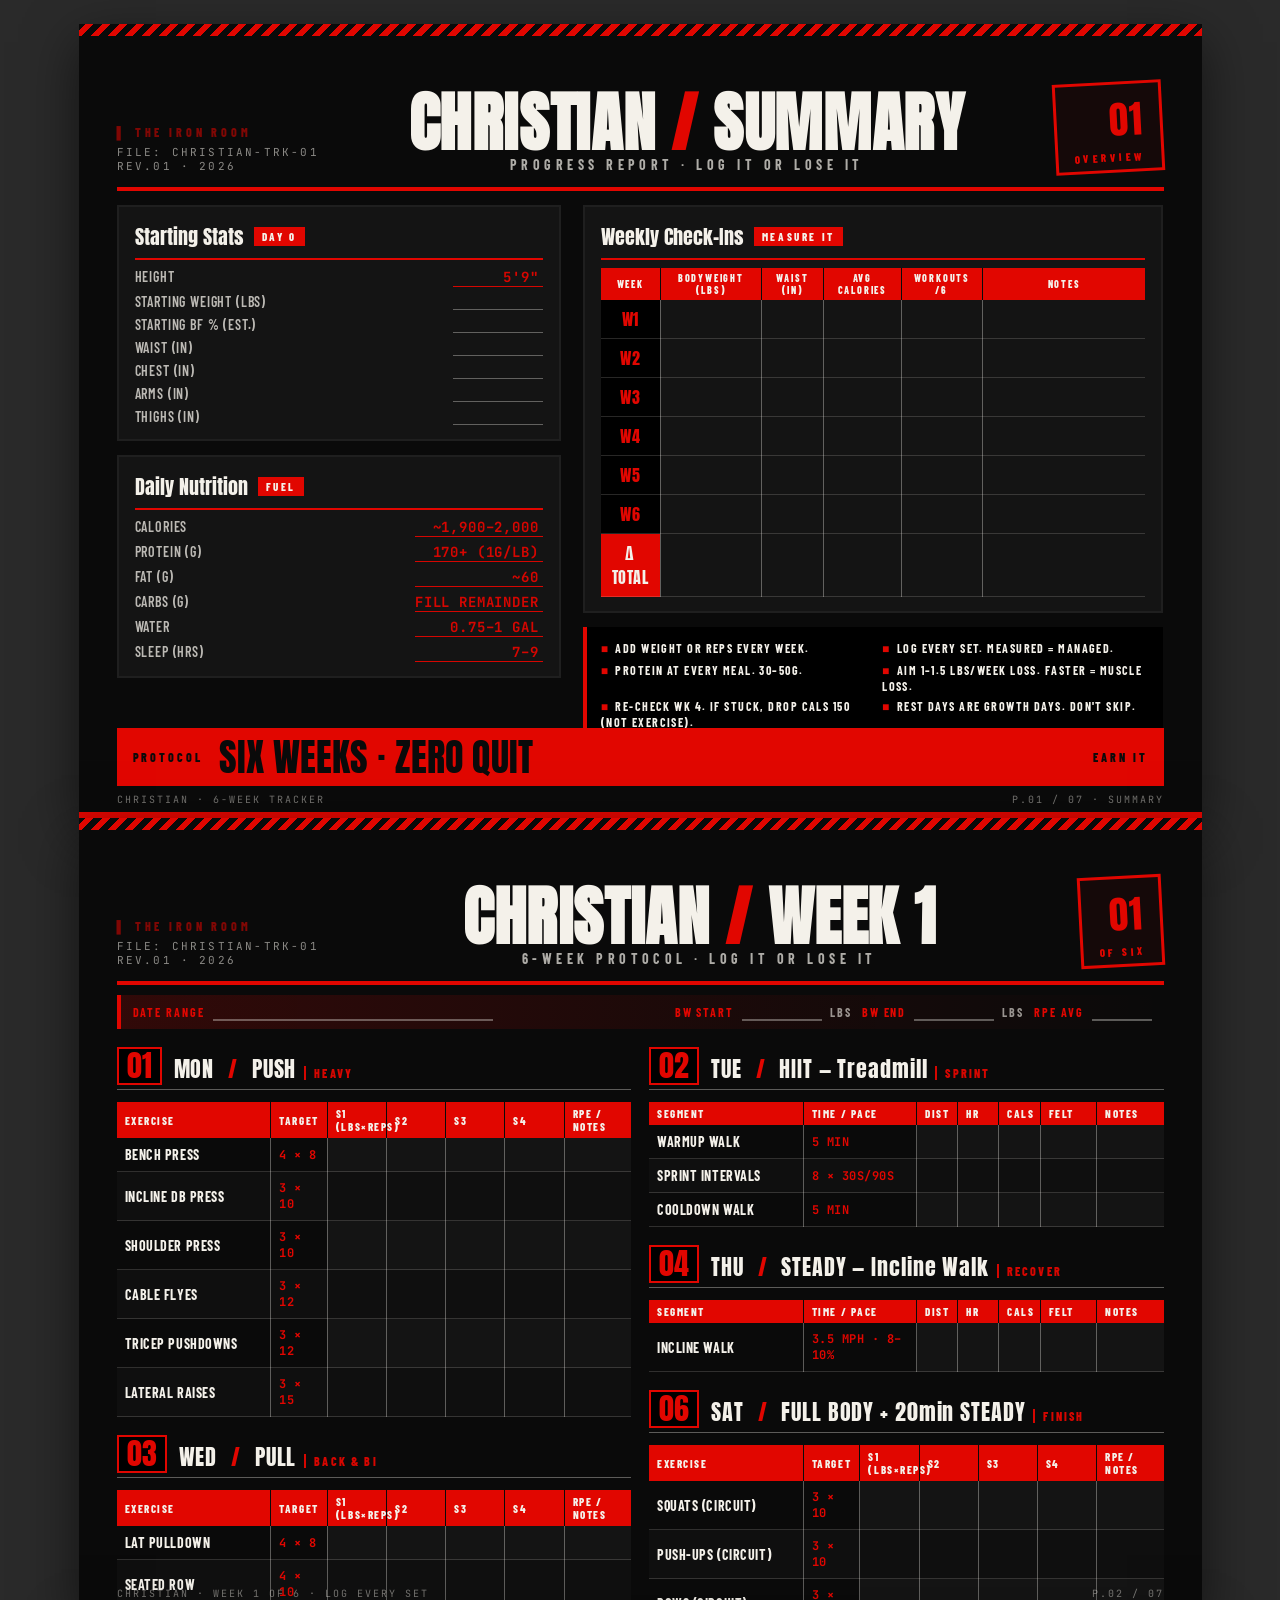
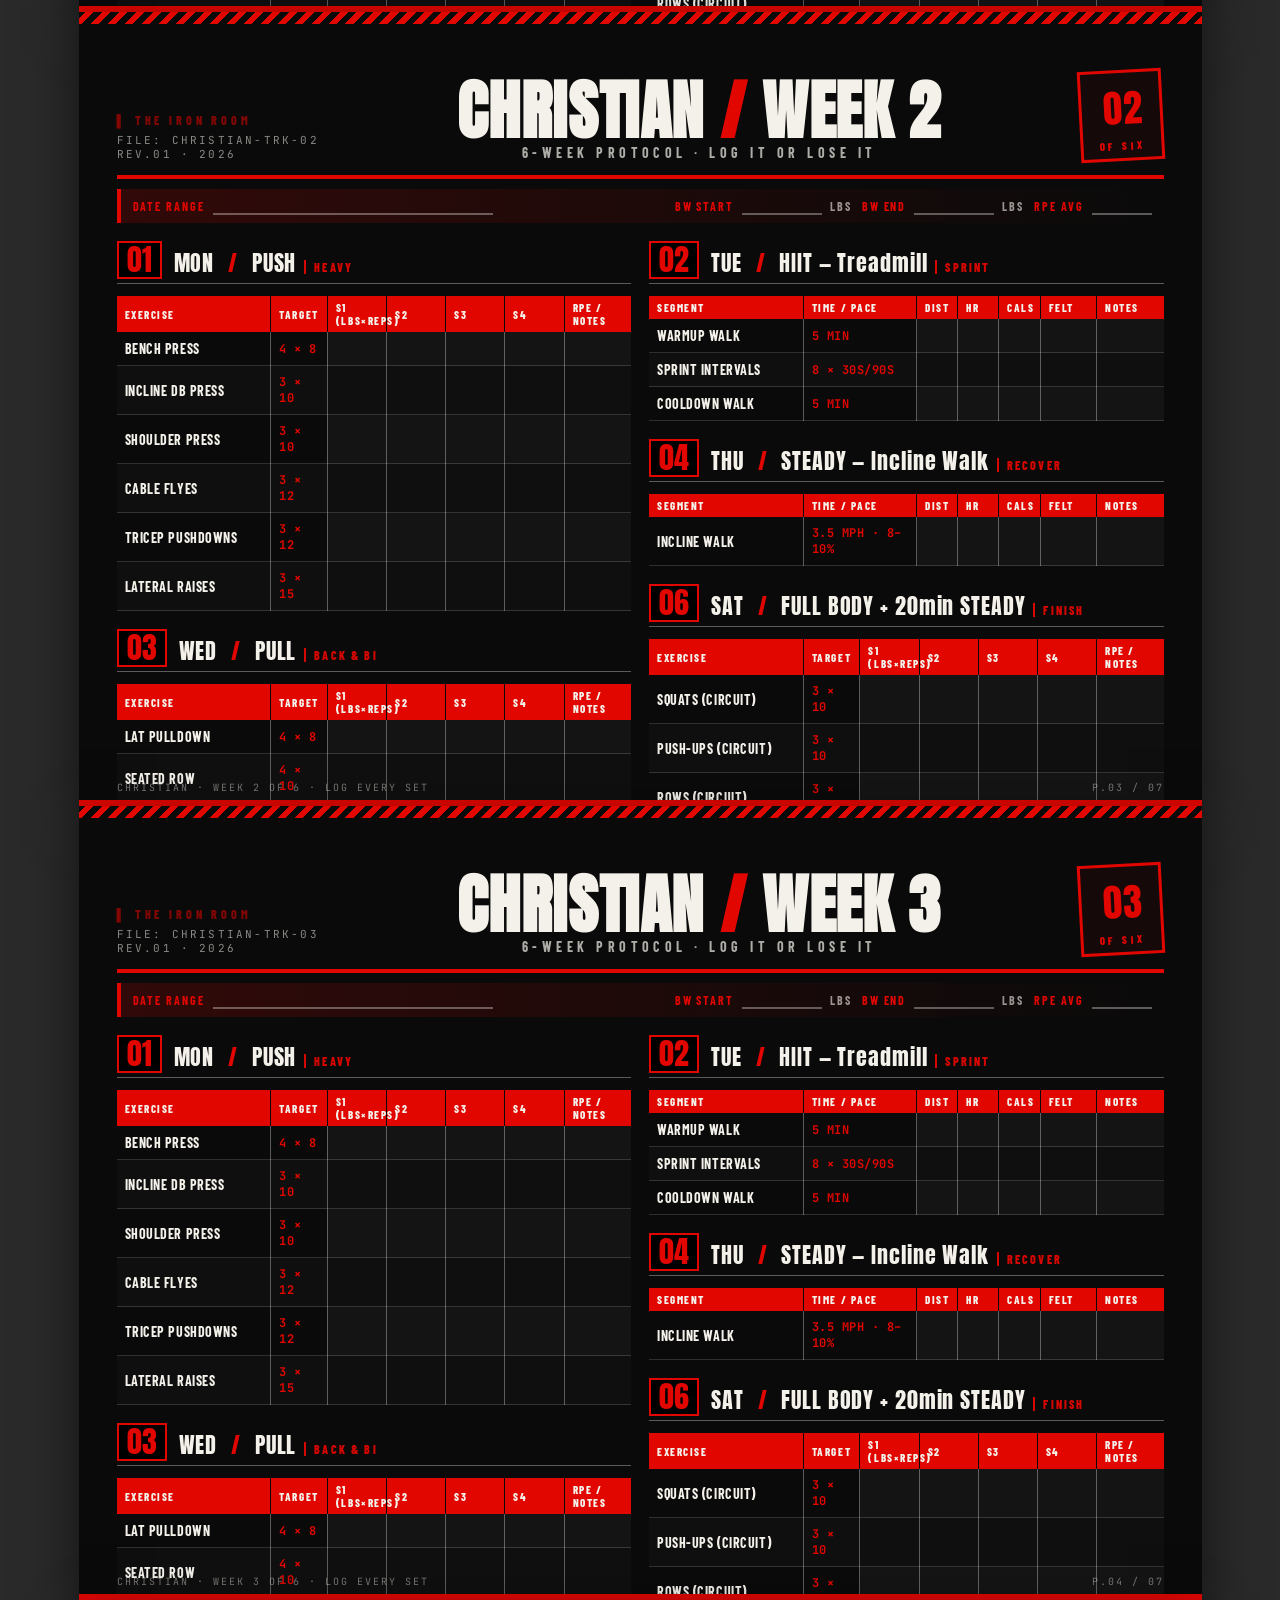
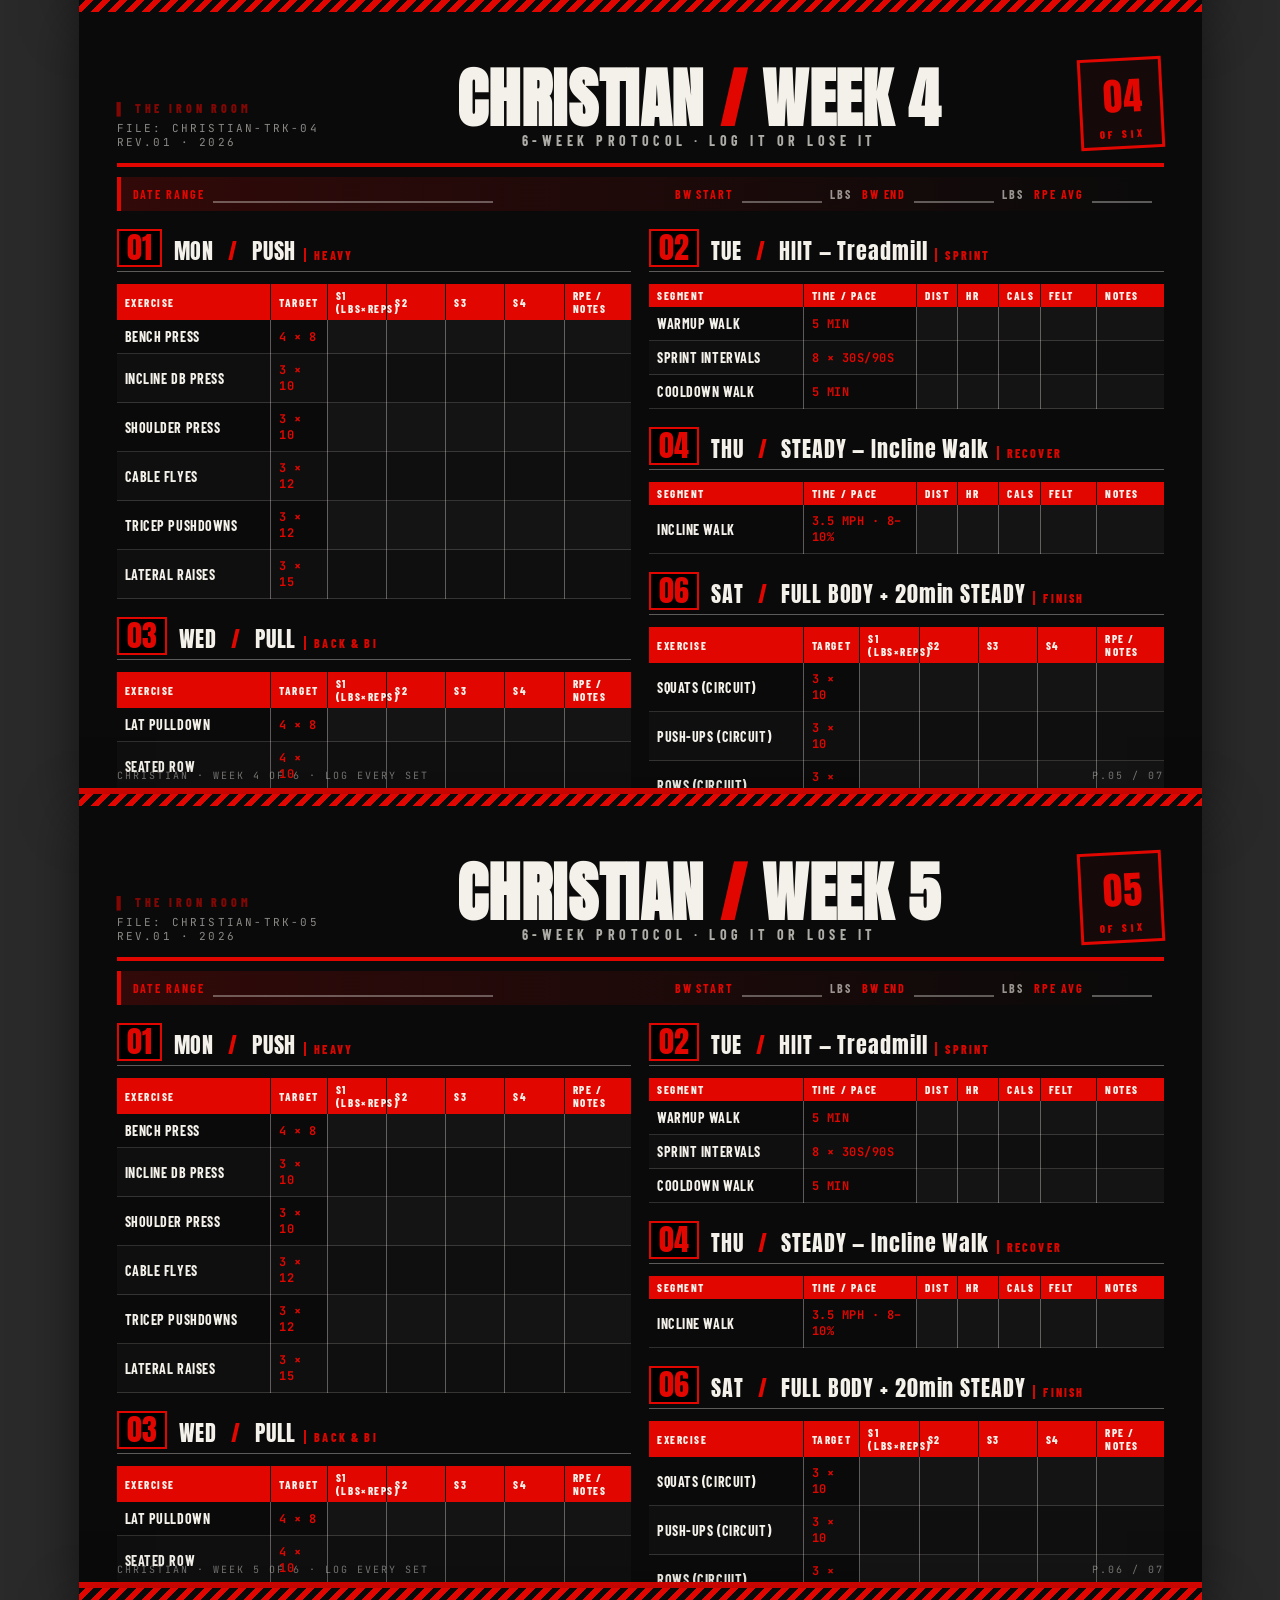
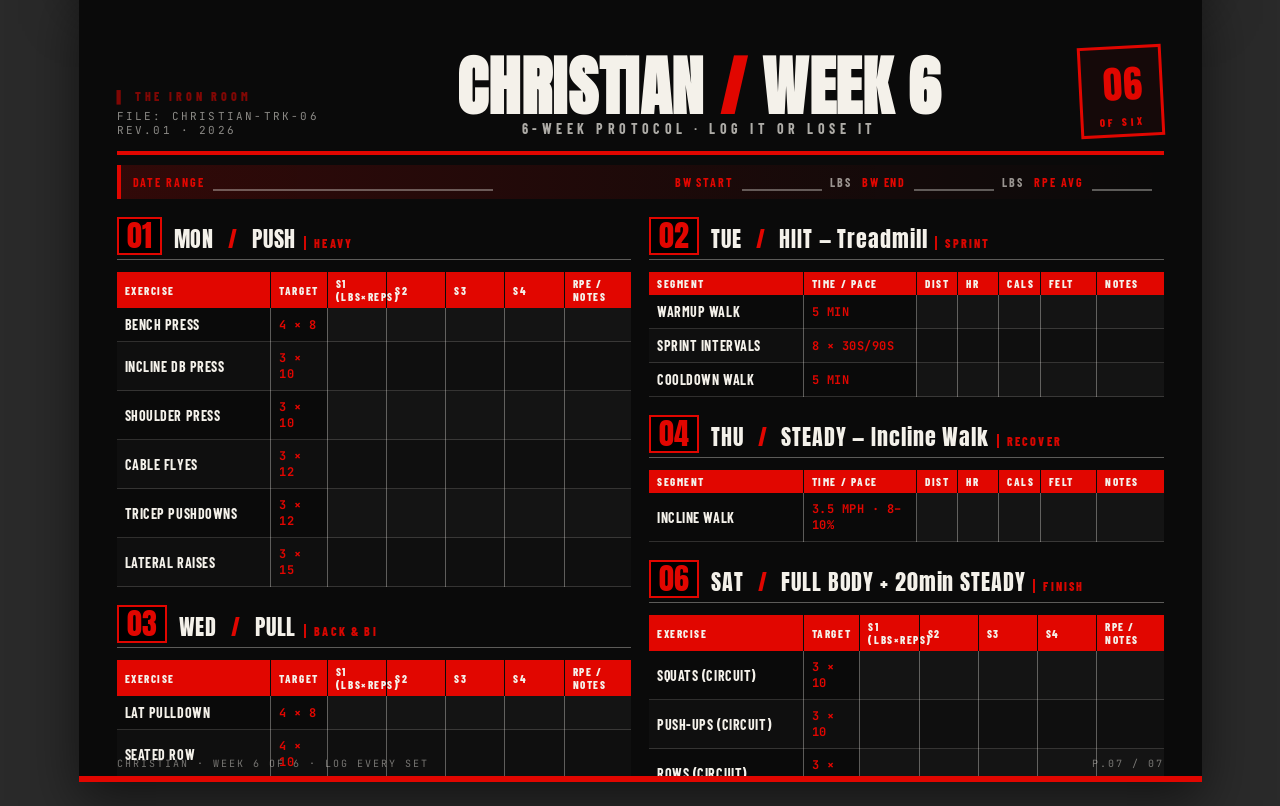
<file: prototypes/Christian Tracker.html>
<!DOCTYPE html>
<html lang="en">
<head>
<meta charset="UTF-8" />
<title>Christian — Iron Room Tracker</title>
<link rel="stylesheet" href="styles.css" />
<link rel="stylesheet" href="tracker-styles.css" />
</head>
<body class="tracker-body">
  <div id="tracker-root"></div>
  <script src="tracker.js"></script>
  <script>IronTracker.render('Christian');</script>
</body>
</html>
</file>
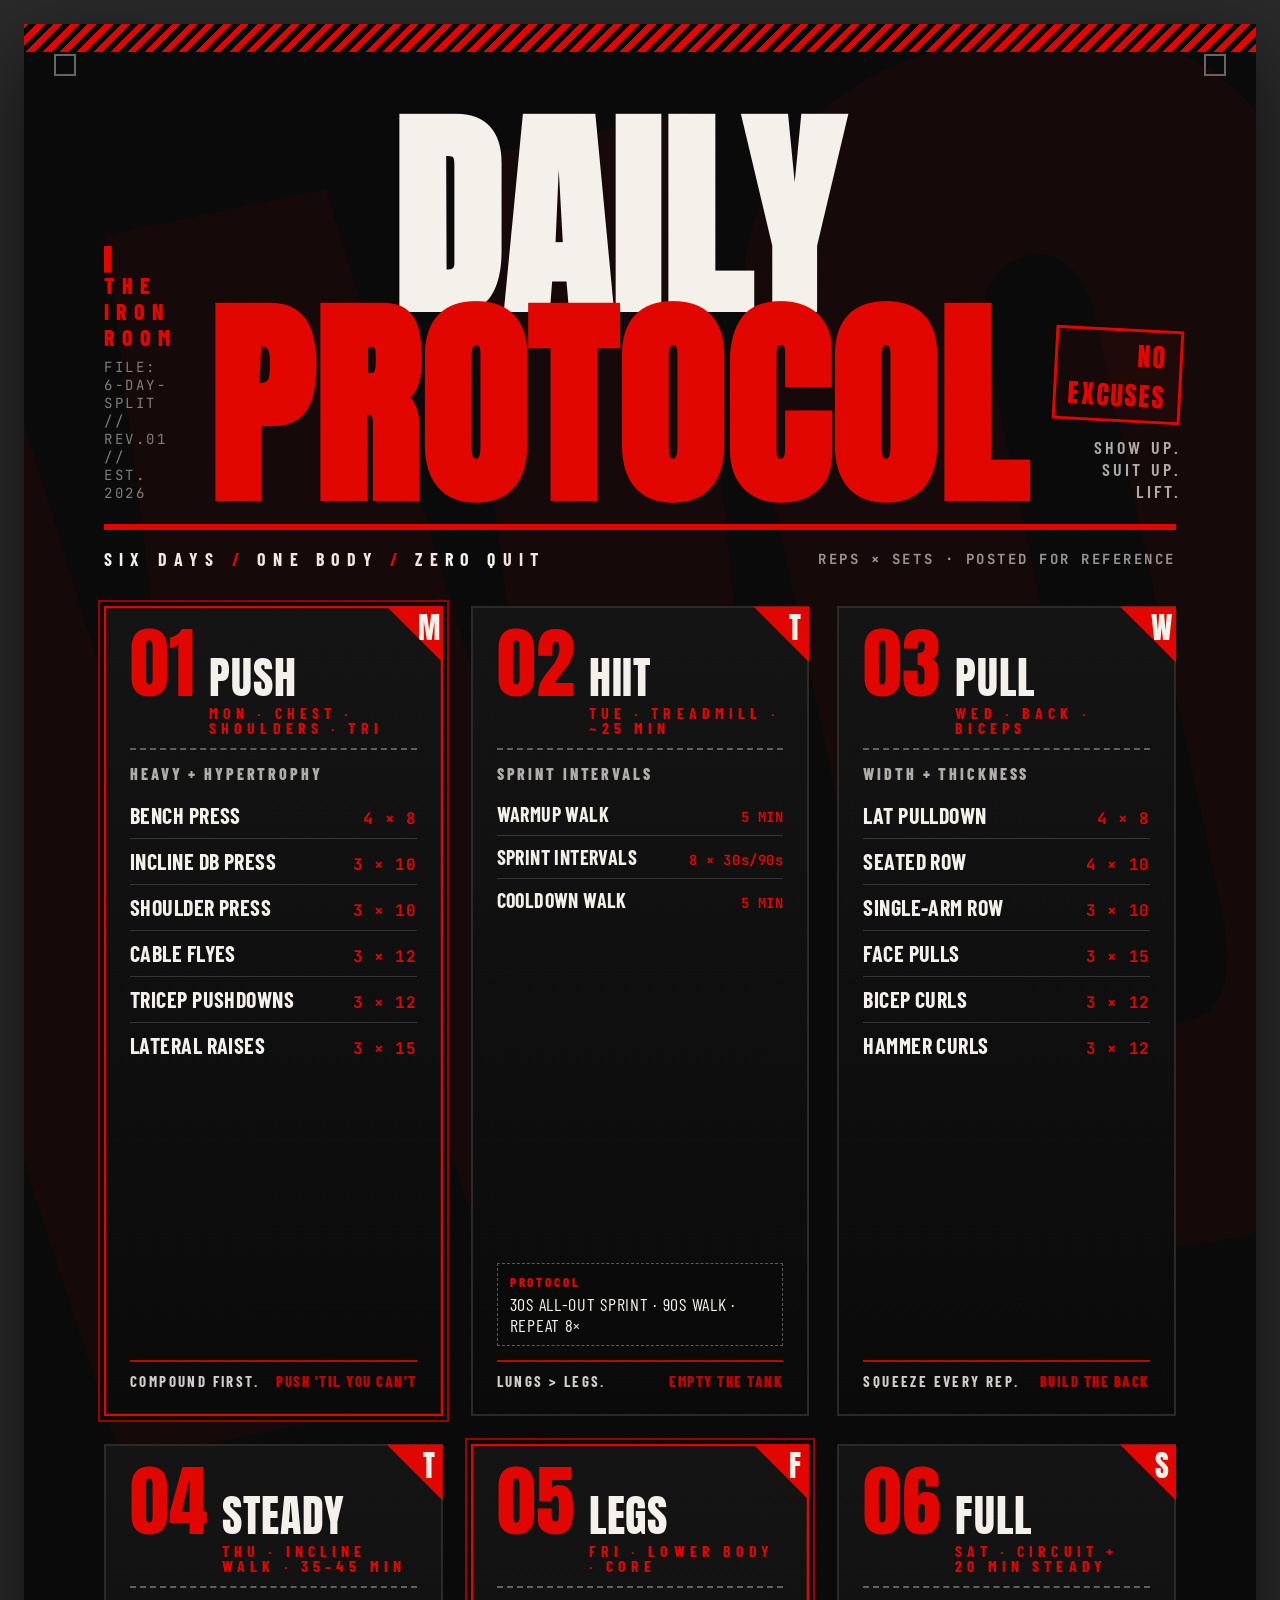
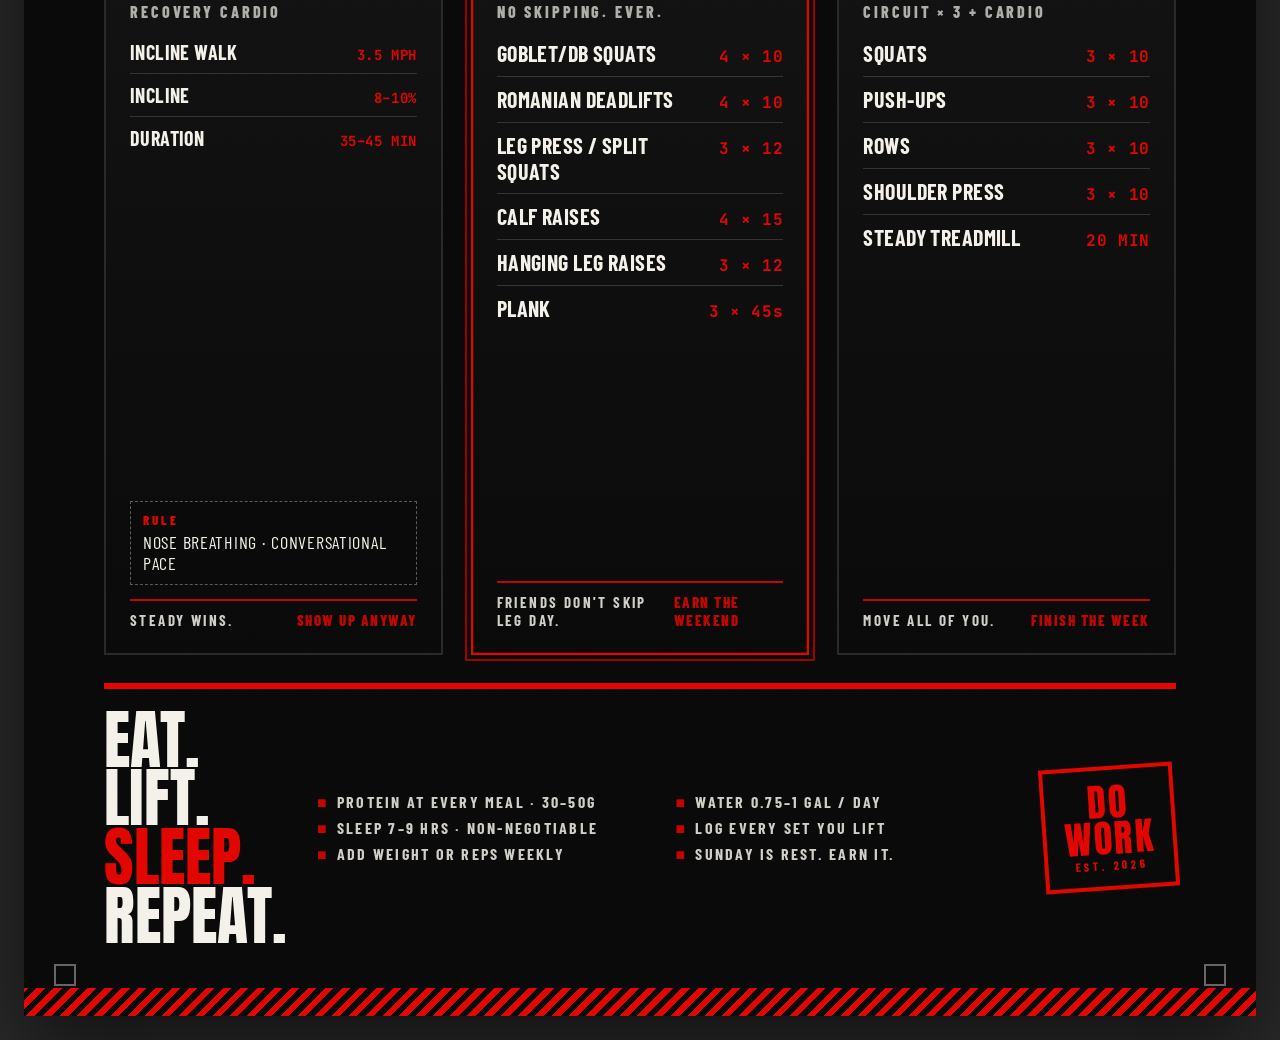
<file: prototypes/Daily Workout Poster.html>
<!DOCTYPE html>
<html lang="en">
<head>
<meta charset="UTF-8" />
<title>Daily Workout — Iron Room Poster</title>
<link rel="stylesheet" href="styles.css" />
<style>
  /* 24" x 36" portrait poster @ 96dpi = 2304 x 3456 ish.
     We design at a fixed canvas and let the host scale. */
  body { background: #2a2a2a; display: flex; justify-content: center; padding: 24px; }
  .poster {
    width: 1728px;   /* 18in @ 96dpi */
    height: 2592px;  /* 27in @ 96dpi — 2:3 portrait */
    background: var(--ink);
    color: var(--bone);
    position: relative;
    box-shadow: 0 30px 80px rgba(0,0,0,0.6);
    overflow: hidden;
    padding: 70px 80px;
    display: flex;
    flex-direction: column;
  }

  /* Top hazard stripe */
  .top-stripe { position: absolute; top: 0; left: 0; right: 0; height: 28px; }
  .bot-stripe { position: absolute; bottom: 0; left: 0; right: 0; height: 28px; }

  /* Big diagonal background "WORK" word */
  .ghost {
    position: absolute;
    inset: 0;
    overflow: hidden;
    pointer-events: none;
  }
  .ghost-word {
    position: absolute;
    font-family: 'Anton', sans-serif;
    font-size: 1400px;
    line-height: 1;
    color: rgba(225,6,0,0.05);
    transform: rotate(-12deg);
    top: -100px;
    left: -200px;
    letter-spacing: -0.04em;
    white-space: nowrap;
  }

  /* Header */
  .header { position: relative; display: grid; grid-template-columns: 1fr auto 1fr; align-items: end; gap: 30px; margin-top: 30px; padding-bottom: 22px; border-bottom: 6px solid var(--blood); }
  .header .left .kicker { color: var(--blood); font-family: 'Barlow Condensed'; font-weight: 800; letter-spacing: 0.32em; font-size: 22px; }
  .header .left .id { color: var(--bone); opacity: 0.5; font-family: 'JetBrains Mono'; font-size: 14px; margin-top: 8px; letter-spacing: 0.18em; }
  .header h1 { margin: 0; font-family: 'Anton', sans-serif; font-size: 220px; line-height: 0.86; text-align: center; letter-spacing: 0.005em; }
  .header h1 .red { color: var(--blood); }
  .header .right { text-align: right; }
  .header .right .stamp { transform: rotate(3deg); font-size: 26px; }
  .header .right .sub { display: block; margin-top: 14px; color: var(--bone); opacity: 0.7; font-family: 'Barlow Condensed'; letter-spacing: 0.18em; font-size: 18px; font-weight: 600; }

  .subhead {
    margin-top: 18px; display: flex; justify-content: space-between; align-items: center;
    color: var(--bone); font-family: 'Barlow Condensed'; font-weight: 700; letter-spacing: 0.4em; font-size: 18px;
  }
  .subhead .pipe { color: var(--blood); }

  /* The 6-day grid: 3 columns x 2 rows */
  .grid {
    margin-top: 36px;
    margin-bottom: 28px;
    display: grid;
    grid-template-columns: 1fr 1fr 1fr;
    grid-template-rows: 1fr 1fr;
    gap: 28px;
    flex: 1;
    min-height: 0;
  }

  .card {
    background: linear-gradient(180deg, var(--ink-2) 0%, var(--ink) 100%);
    border: 2px solid #2a2a2a;
    padding: 22px 24px 24px;
    position: relative;
    display: flex; flex-direction: column;
  }
  .card.hero {
    border-color: var(--blood);
    box-shadow: inset 0 0 0 1px rgba(225,6,0,0.25), 0 0 0 4px #0a0a0a, 0 0 0 6px var(--blood-deep);
  }

  .card .corner {
    position: absolute; top: -2px; right: -2px; width: 56px; height: 56px;
    background: var(--blood); color: var(--bone);
    display: flex; align-items: center; justify-content: center;
    font-family: 'Anton'; font-size: 30px;
    clip-path: polygon(0 0, 100% 0, 100% 100%);
    padding-left: 28px; padding-bottom: 14px;
  }

  .card .day {
    display: flex; align-items: baseline; gap: 14px;
    border-bottom: 2px dashed var(--rule-strong); padding-bottom: 12px; margin-bottom: 14px;
  }
  .card .day .num {
    font-family: 'Anton'; font-size: 78px; line-height: 0.85; color: var(--blood);
  }
  .card .day .name {
    font-family: 'Anton'; font-size: 44px; line-height: 0.95; letter-spacing: 0.02em; color: var(--bone);
  }
  .card .day .name small {
    display: block; font-family: 'Barlow Condensed'; font-weight: 700; font-size: 16px; letter-spacing: 0.32em; color: var(--blood); margin-top: 6px;
  }

  .card .focus {
    font-family: 'Barlow Condensed'; font-weight: 800; letter-spacing: 0.18em; font-size: 16px;
    color: var(--bone); opacity: 0.7; text-transform: uppercase; margin-bottom: 10px;
  }

  .ex-list { list-style: none; padding: 0; margin: 0; flex: 1; }
  .ex-list li {
    display: grid; grid-template-columns: 1fr auto;
    align-items: baseline; gap: 10px;
    padding: 9px 0; border-bottom: 1px solid var(--rule);
  }
  .ex-list li:last-child { border-bottom: none; }
  .ex-list .ex {
    font-family: 'Barlow Condensed'; font-weight: 700; font-size: 22px; letter-spacing: 0.02em; text-transform: uppercase; color: var(--bone);
  }
  .ex-list .sets {
    font-family: 'JetBrains Mono'; font-weight: 700; font-size: 16px; color: var(--blood);
    letter-spacing: 0.04em; white-space: nowrap;
  }

  /* HIIT / steady cardio cards have a different rhythm */
  .card.cardio .ex-list .ex { font-size: 20px; }
  .card.cardio .ex-list .sets { font-size: 14px; }

  .card .footnote {
    margin-top: 14px; padding-top: 10px; border-top: 2px solid var(--blood);
    font-family: 'Barlow Condensed'; font-weight: 700; font-size: 15px; letter-spacing: 0.16em;
    color: var(--bone); opacity: 0.85; text-transform: uppercase;
    display: flex; justify-content: space-between;
  }
  .card .footnote .tag { background: transparent; color: var(--blood); padding: 0; font-weight: 800; }

  /* Sunday rest tile */
  .rest {
    grid-column: span 1;
    background: var(--blood);
    color: var(--ink);
    padding: 22px 24px;
    display: none; /* hidden — we have 6 cards filling the grid */
  }

  /* Bottom commandments band */
  .commandments {
    border-top: 6px solid var(--blood); padding-top: 22px;
    display: grid; grid-template-columns: auto 1fr auto; gap: 30px; align-items: center;
    flex-shrink: 0;
  }
  .commandments .creed {
    font-family: 'Anton'; font-size: 64px; line-height: 0.92; color: var(--bone);
  }
  .commandments .creed .red { color: var(--blood); }
  .commandments .rules {
    display: grid; grid-template-columns: 1fr 1fr; gap: 6px 22px;
    font-family: 'Barlow Condensed'; font-weight: 700; font-size: 16px; letter-spacing: 0.14em; text-transform: uppercase; color: var(--bone); opacity: 0.85;
  }
  .commandments .rules span { display: flex; gap: 8px; }
  .commandments .rules span::before { content: "■"; color: var(--blood); }
  .commandments .stamp-final {
    border: 4px solid var(--blood); color: var(--blood);
    padding: 14px 18px;
    font-family: 'Anton'; font-size: 38px; letter-spacing: 0.06em;
    transform: rotate(-4deg);
    text-align: center; line-height: 0.95;
  }
  .commandments .stamp-final small { display: block; font-family: 'Barlow Condensed'; font-size: 12px; letter-spacing: 0.3em; font-weight: 700; margin-top: 4px; }

  /* registration marks */
  .reg { position: absolute; width: 22px; height: 22px; border: 2px solid var(--bone); opacity: 0.4; }
  .reg.tl { top: 30px; left: 30px; }
  .reg.tr { top: 30px; right: 30px; }
  .reg.bl { bottom: 30px; left: 30px; }
  .reg.br { bottom: 30px; right: 30px; }

  @media print {
    @page { size: 24in 36in; margin: 0; }
    body { background: #000; padding: 0; display: block; }
    .poster { width: 24in; height: 36in; box-shadow: none; }
  }
</style>
</head>
<body>
  <div class="poster grain" data-screen-label="Daily Workout Poster">
    <!-- registration marks -->
    <div class="reg tl"></div>
    <div class="reg tr"></div>
    <div class="reg bl"></div>
    <div class="reg br"></div>

    <!-- top hazard -->
    <div class="top-stripe hazard-thin"></div>

    <!-- ghost word -->
    <div class="ghost"><div class="ghost-word">WORK</div></div>

    <!-- HEADER -->
    <header class="header">
      <div class="left">
        <div class="kicker">▌ THE IRON ROOM</div>
        <div class="id">FILE: 6-DAY-SPLIT // REV.01 // EST. 2026</div>
      </div>
      <h1>DAILY<br /><span class="red">PROTOCOL</span></h1>
      <div class="right">
        <span class="stamp">NO EXCUSES</span>
        <span class="sub">SHOW UP. SUIT UP. LIFT.</span>
      </div>
    </header>

    <div class="subhead">
      <span>SIX DAYS <span class="pipe">/</span> ONE BODY <span class="pipe">/</span> ZERO QUIT</span>
      <span class="mono" style="font-size:14px; opacity:0.6; letter-spacing:0.18em;">REPS × SETS · POSTED FOR REFERENCE</span>
    </div>

    <!-- 6 DAYS GRID -->
    <main class="grid">

      <!-- MONDAY -->
      <section class="card hero">
        <div class="corner">M</div>
        <div class="day">
          <div class="num">01</div>
          <div class="name">PUSH<small>MON · CHEST · SHOULDERS · TRI</small></div>
        </div>
        <div class="focus">Heavy + Hypertrophy</div>
        <ul class="ex-list">
          <li><span class="ex">Bench Press</span><span class="sets">4 × 8</span></li>
          <li><span class="ex">Incline DB Press</span><span class="sets">3 × 10</span></li>
          <li><span class="ex">Shoulder Press</span><span class="sets">3 × 10</span></li>
          <li><span class="ex">Cable Flyes</span><span class="sets">3 × 12</span></li>
          <li><span class="ex">Tricep Pushdowns</span><span class="sets">3 × 12</span></li>
          <li><span class="ex">Lateral Raises</span><span class="sets">3 × 15</span></li>
        </ul>
        <div class="footnote"><span>Compound first.</span><span class="tag">PUSH 'TIL YOU CAN'T</span></div>
      </section>

      <!-- TUESDAY -->
      <section class="card cardio">
        <div class="corner">T</div>
        <div class="day">
          <div class="num">02</div>
          <div class="name">HIIT<small>TUE · TREADMILL · ~25 MIN</small></div>
        </div>
        <div class="focus">Sprint Intervals</div>
        <ul class="ex-list">
          <li><span class="ex">Warmup Walk</span><span class="sets">5 MIN</span></li>
          <li><span class="ex">Sprint Intervals</span><span class="sets">8 × 30s/90s</span></li>
          <li><span class="ex">Cooldown Walk</span><span class="sets">5 MIN</span></li>
        </ul>
        <div style="flex:1;"></div>
        <div style="background:#0a0a0a; border:1px dashed var(--rule-strong); padding:10px 12px; margin-top:8px;">
          <div class="cond" style="font-size:13px; letter-spacing:0.22em; color:var(--blood); font-weight:800;">PROTOCOL</div>
          <div class="cond" style="font-size:18px; color:var(--bone); margin-top:4px; line-height:1.15;">30s ALL-OUT SPRINT · 90s WALK · REPEAT 8×</div>
        </div>
        <div class="footnote"><span>Lungs &gt; Legs.</span><span class="tag">EMPTY THE TANK</span></div>
      </section>

      <!-- WEDNESDAY -->
      <section class="card">
        <div class="corner">W</div>
        <div class="day">
          <div class="num">03</div>
          <div class="name">PULL<small>WED · BACK · BICEPS</small></div>
        </div>
        <div class="focus">Width + Thickness</div>
        <ul class="ex-list">
          <li><span class="ex">Lat Pulldown</span><span class="sets">4 × 8</span></li>
          <li><span class="ex">Seated Row</span><span class="sets">4 × 10</span></li>
          <li><span class="ex">Single-Arm Row</span><span class="sets">3 × 10</span></li>
          <li><span class="ex">Face Pulls</span><span class="sets">3 × 15</span></li>
          <li><span class="ex">Bicep Curls</span><span class="sets">3 × 12</span></li>
          <li><span class="ex">Hammer Curls</span><span class="sets">3 × 12</span></li>
        </ul>
        <div class="footnote"><span>Squeeze every rep.</span><span class="tag">BUILD THE BACK</span></div>
      </section>

      <!-- THURSDAY -->
      <section class="card cardio">
        <div class="corner">T</div>
        <div class="day">
          <div class="num">04</div>
          <div class="name">STEADY<small>THU · INCLINE WALK · 35–45 MIN</small></div>
        </div>
        <div class="focus">Recovery Cardio</div>
        <ul class="ex-list">
          <li><span class="ex">Incline Walk</span><span class="sets">3.5 MPH</span></li>
          <li><span class="ex">Incline</span><span class="sets">8–10%</span></li>
          <li><span class="ex">Duration</span><span class="sets">35–45 MIN</span></li>
        </ul>
        <div style="flex:1;"></div>
        <div style="background:#0a0a0a; border:1px dashed var(--rule-strong); padding:10px 12px; margin-top:8px;">
          <div class="cond" style="font-size:13px; letter-spacing:0.22em; color:var(--blood); font-weight:800;">RULE</div>
          <div class="cond" style="font-size:18px; color:var(--bone); margin-top:4px; line-height:1.15;">NOSE BREATHING · CONVERSATIONAL PACE</div>
        </div>
        <div class="footnote"><span>Steady wins.</span><span class="tag">SHOW UP ANYWAY</span></div>
      </section>

      <!-- FRIDAY -->
      <section class="card hero">
        <div class="corner">F</div>
        <div class="day">
          <div class="num">05</div>
          <div class="name">LEGS<small>FRI · LOWER BODY · CORE</small></div>
        </div>
        <div class="focus">No Skipping. Ever.</div>
        <ul class="ex-list">
          <li><span class="ex">Goblet/DB Squats</span><span class="sets">4 × 10</span></li>
          <li><span class="ex">Romanian Deadlifts</span><span class="sets">4 × 10</span></li>
          <li><span class="ex">Leg Press / Split Squats</span><span class="sets">3 × 12</span></li>
          <li><span class="ex">Calf Raises</span><span class="sets">4 × 15</span></li>
          <li><span class="ex">Hanging Leg Raises</span><span class="sets">3 × 12</span></li>
          <li><span class="ex">Plank</span><span class="sets">3 × 45s</span></li>
        </ul>
        <div class="footnote"><span>Friends don't skip leg day.</span><span class="tag">EARN THE WEEKEND</span></div>
      </section>

      <!-- SATURDAY -->
      <section class="card">
        <div class="corner">S</div>
        <div class="day">
          <div class="num">06</div>
          <div class="name">FULL<small>SAT · CIRCUIT + 20 MIN STEADY</small></div>
        </div>
        <div class="focus">Circuit × 3 + Cardio</div>
        <ul class="ex-list">
          <li><span class="ex">Squats</span><span class="sets">3 × 10</span></li>
          <li><span class="ex">Push-ups</span><span class="sets">3 × 10</span></li>
          <li><span class="ex">Rows</span><span class="sets">3 × 10</span></li>
          <li><span class="ex">Shoulder Press</span><span class="sets">3 × 10</span></li>
          <li><span class="ex">Steady Treadmill</span><span class="sets">20 MIN</span></li>
        </ul>
        <div class="footnote"><span>Move all of you.</span><span class="tag">FINISH THE WEEK</span></div>
      </section>

    </main>

    <!-- COMMANDMENTS -->
    <footer class="commandments">
      <div class="creed">
        EAT.<br/>LIFT.<br/><span class="red">SLEEP.</span><br/>REPEAT.
      </div>
      <div class="rules">
        <span>PROTEIN AT EVERY MEAL · 30–50G</span>
        <span>WATER 0.75–1 GAL / DAY</span>
        <span>SLEEP 7–9 HRS · NON-NEGOTIABLE</span>
        <span>LOG EVERY SET YOU LIFT</span>
        <span>ADD WEIGHT OR REPS WEEKLY</span>
        <span>SUNDAY IS REST. EARN IT.</span>
      </div>
      <div class="stamp-final">
        DO<br/>WORK<small>EST. 2026</small>
      </div>
    </footer>

    <!-- bottom hazard -->
    <div class="bot-stripe hazard-thin"></div>
  </div>
</body>
</html>
</file>
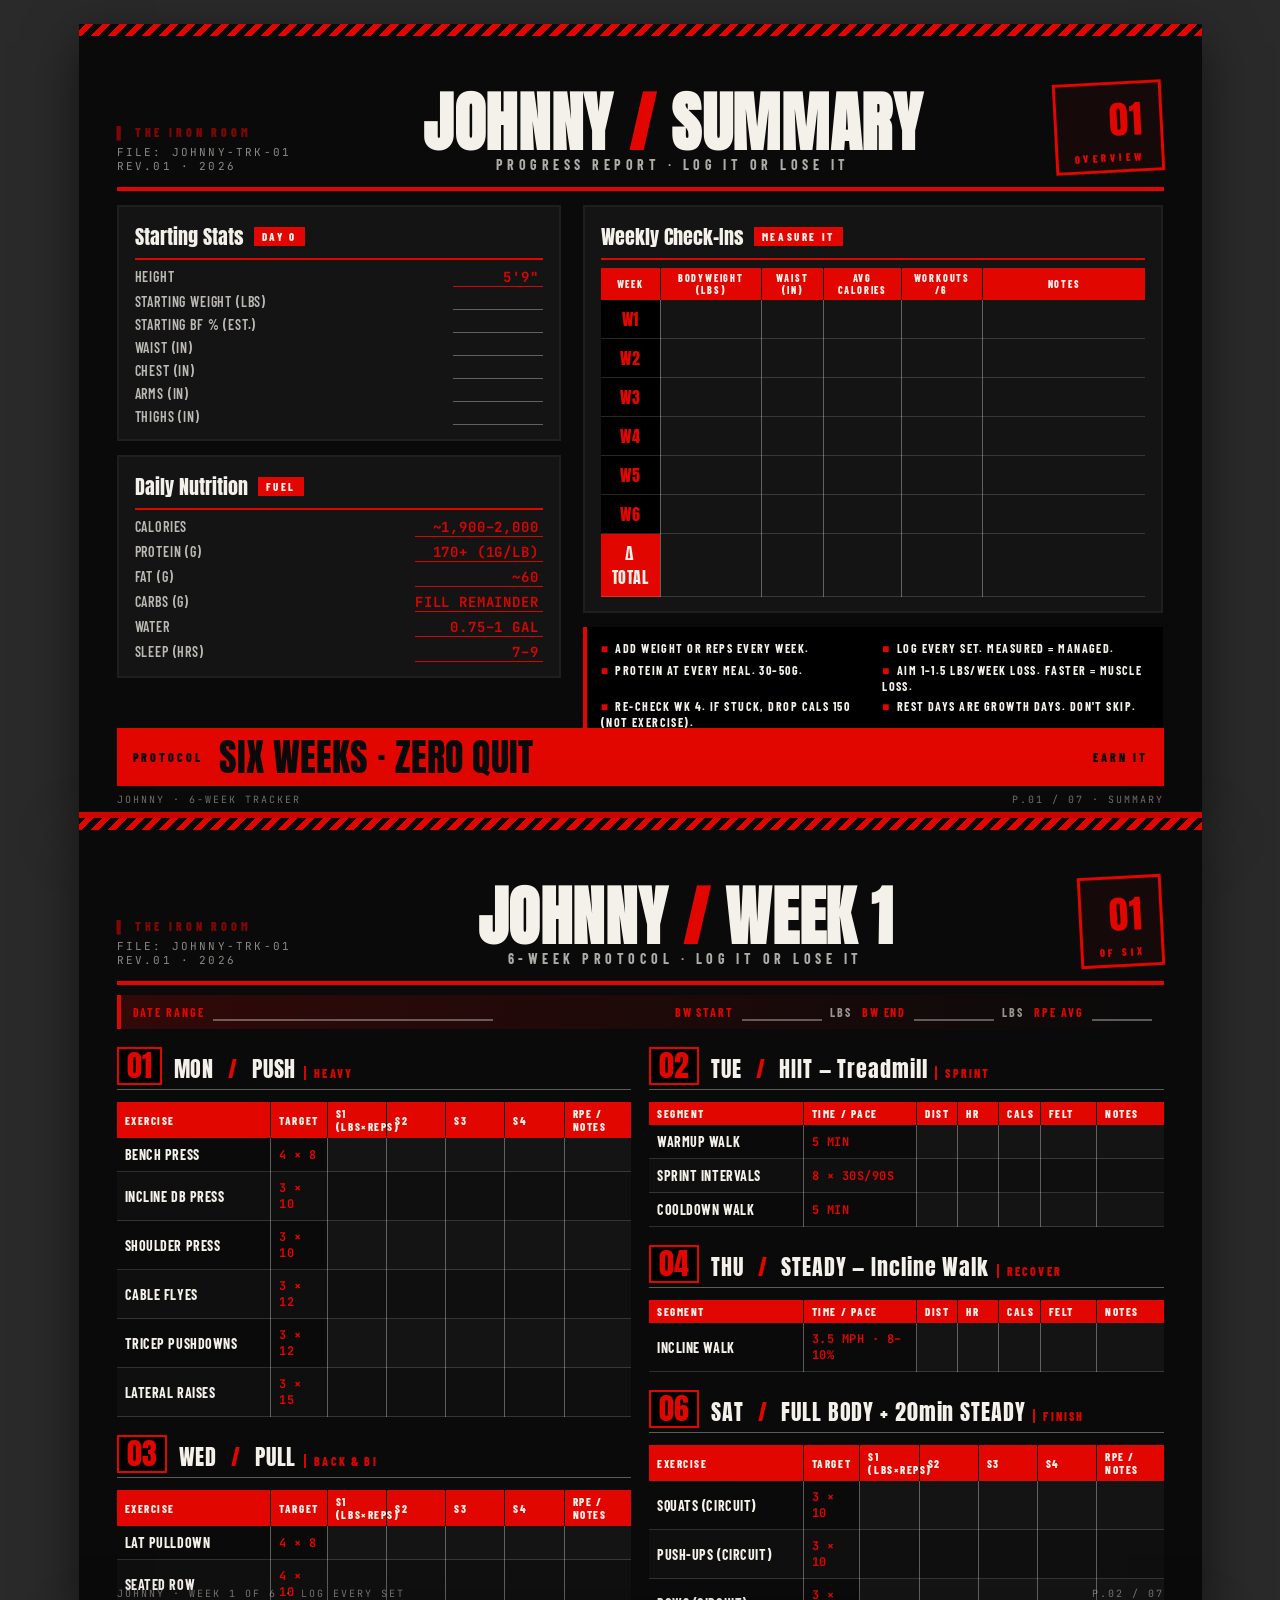
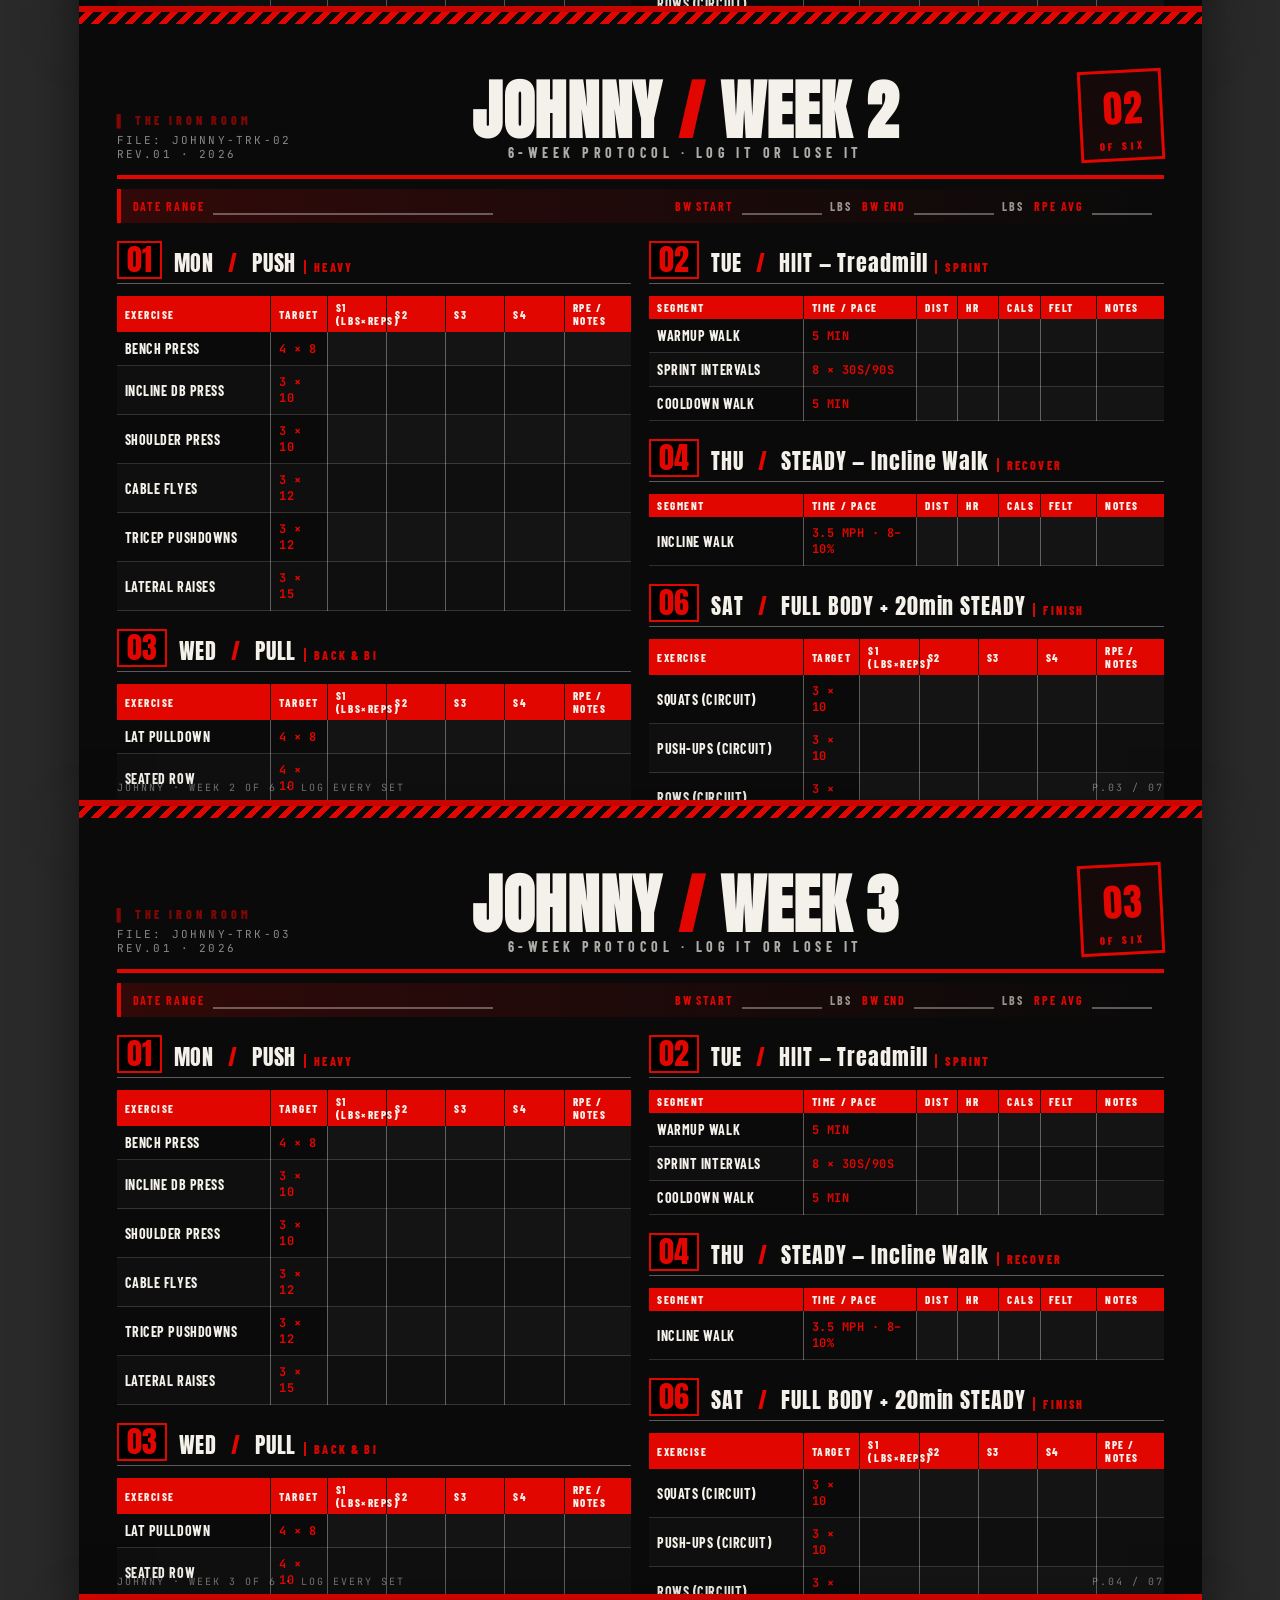
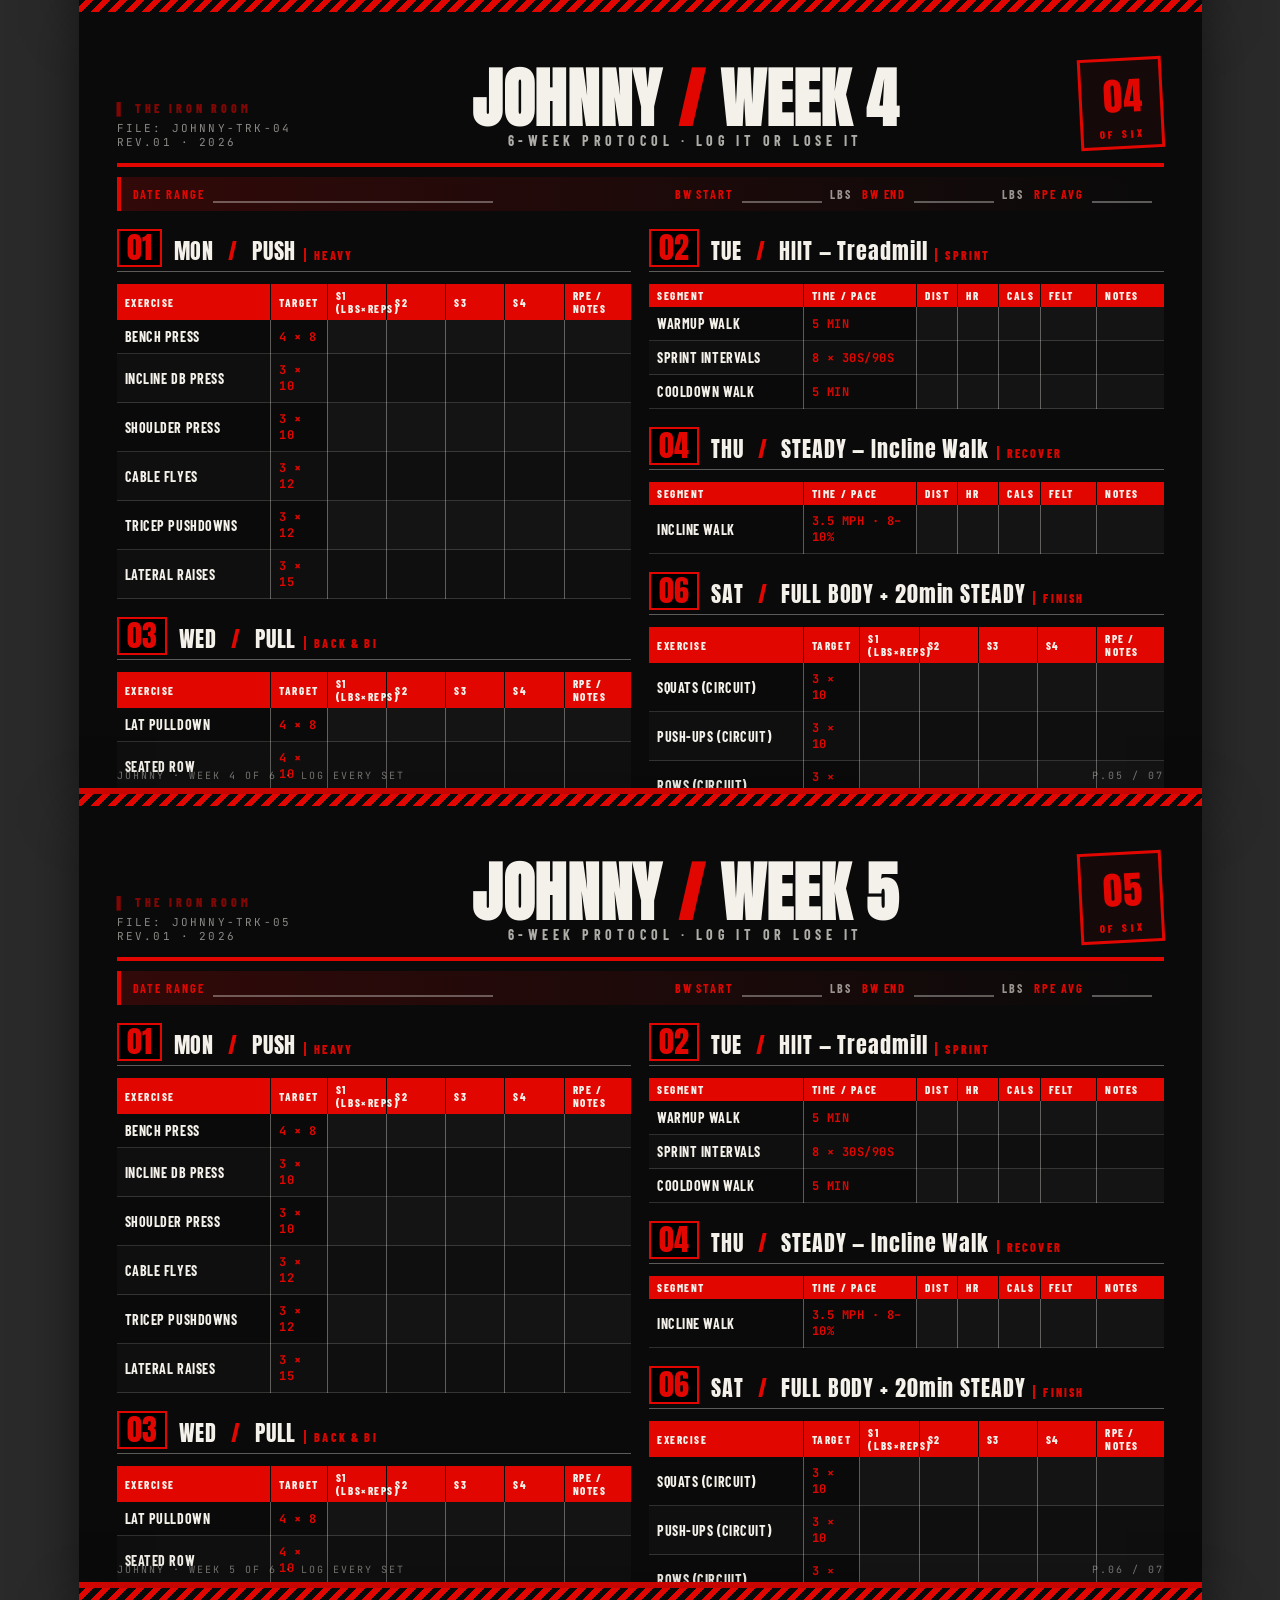
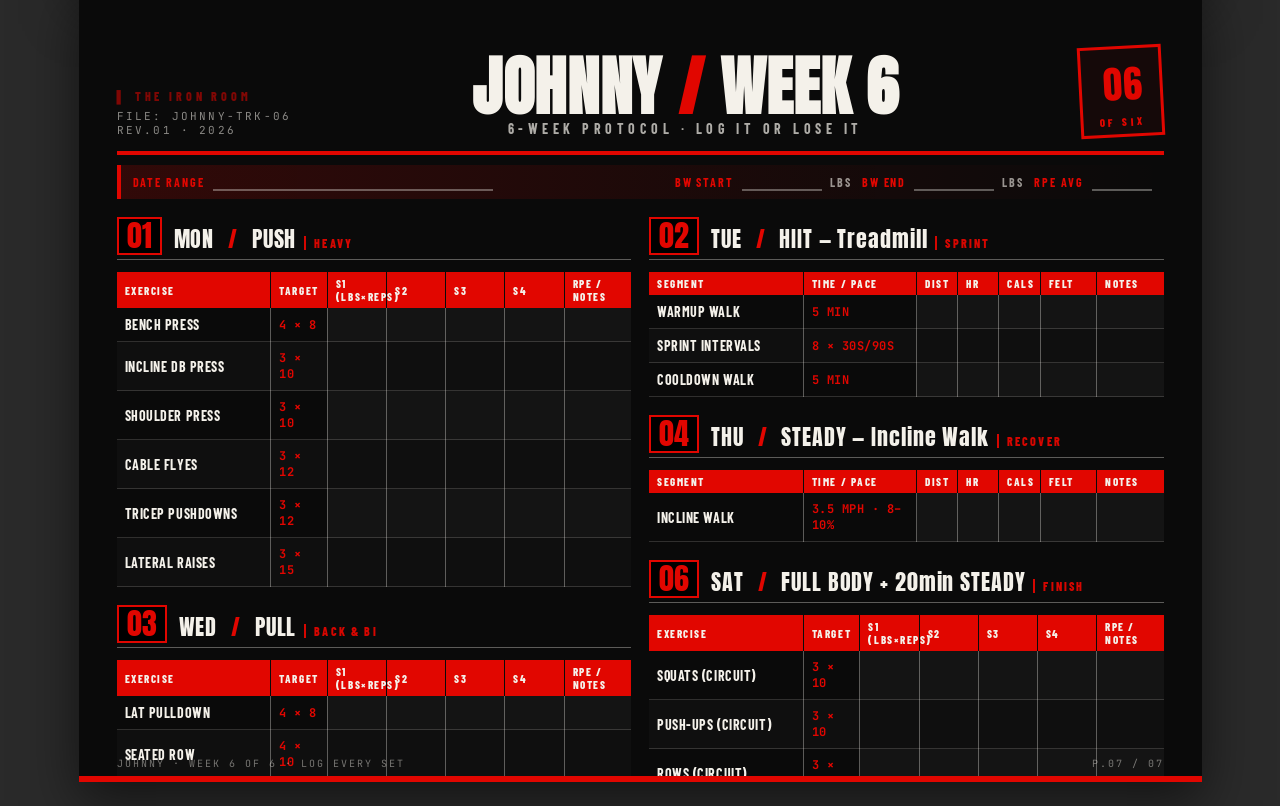
<file: prototypes/Johnny Tracker.html>
<!DOCTYPE html>
<html lang="en">
<head>
<meta charset="UTF-8" />
<title>Johnny — Iron Room Tracker</title>
<link rel="stylesheet" href="styles.css" />
<link rel="stylesheet" href="tracker-styles.css" />
</head>
<body class="tracker-body">
  <div id="tracker-root"></div>
  <script src="tracker.js"></script>
  <script>IronTracker.render('Johnny');</script>
</body>
</html>
</file>
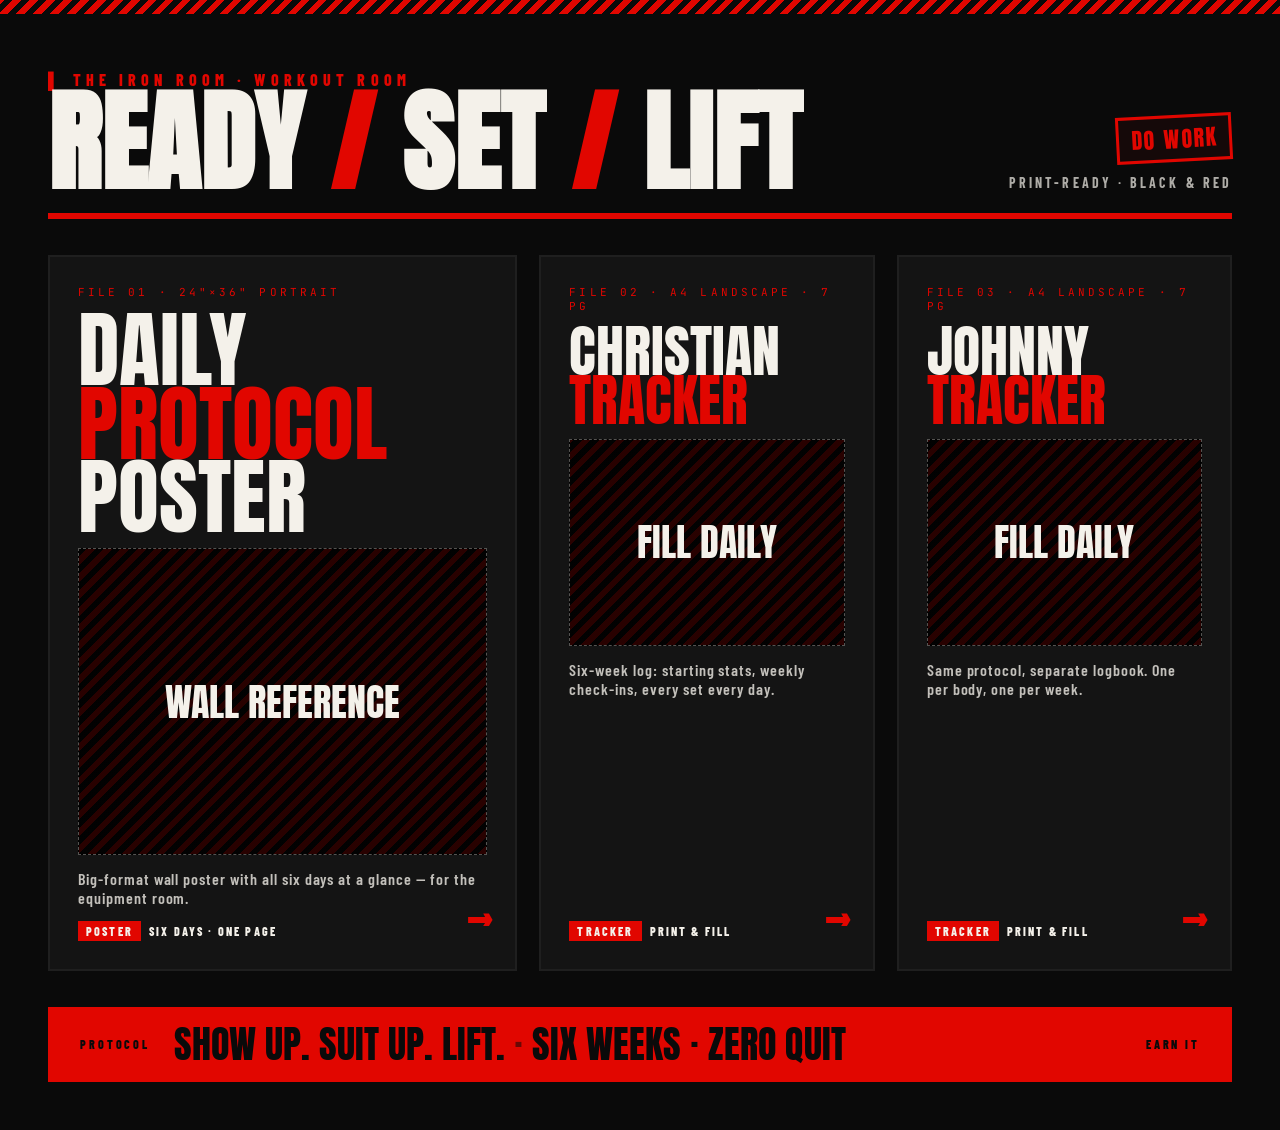
<file: prototypes/Workout Room.html>
<!DOCTYPE html>
<html lang="en">
<head>
<meta charset="UTF-8" />
<title>The Iron Room — Workout Room</title>
<link rel="stylesheet" href="styles.css" />
<style>
  body { background: #0a0a0a; min-height: 100vh; display: flex; flex-direction: column; }
  .top { height: 14px; }
  .wrap {
    flex: 1; max-width: 1280px; width: 100%; margin: 0 auto; padding: 56px 48px 48px;
    display: flex; flex-direction: column; gap: 36px;
  }
  .head { display: grid; grid-template-columns: 1fr auto; align-items: end; gap: 24px; padding-bottom: 22px; border-bottom: 6px solid var(--blood); }
  .head .kicker { color: var(--blood); font-family: 'Barlow Condensed'; font-weight: 800; letter-spacing: 0.32em; font-size: 16px; }
  .head h1 { margin: 6px 0 0; font-family: 'Anton'; font-size: 110px; line-height: 0.86; letter-spacing: 0.005em; }
  .head h1 .red { color: var(--blood); }
  .head .meta { text-align: right; }
  .head .stamp { transform: rotate(-3deg); font-size: 22px; }
  .head .meta .sub { display: block; margin-top: 12px; font-family: 'Barlow Condensed'; font-weight: 700; letter-spacing: 0.22em; font-size: 14px; opacity: 0.7; }

  .grid { display: grid; grid-template-columns: 1.4fr 1fr 1fr; gap: 22px; }
  .card {
    background: var(--ink-2); border: 2px solid #1f1f1f;
    padding: 28px; display: flex; flex-direction: column; gap: 14px;
    text-decoration: none; color: var(--bone);
    position: relative; transition: transform .15s ease, border-color .15s ease, box-shadow .15s ease;
    min-height: 360px;
  }
  .card:hover { border-color: var(--blood); transform: translateY(-4px); box-shadow: 0 14px 40px rgba(225,6,0,0.25); }
  .card .num { font-family: 'JetBrains Mono'; font-size: 11px; letter-spacing: 0.28em; color: var(--blood); }
  .card .ttl { font-family: 'Anton'; font-size: 56px; line-height: 0.88; }
  .card .ttl .red { color: var(--blood); }
  .card .desc { font-family: 'Barlow Condensed'; font-weight: 600; letter-spacing: 0.06em; font-size: 16px; opacity: 0.78; flex: 1; }
  .card .meta { display: flex; gap: 8px; align-items: center; font-family: 'Barlow Condensed'; font-weight: 800; letter-spacing: 0.18em; font-size: 12px; }
  .card .meta .pill { background: var(--blood); color: var(--bone); padding: 3px 8px; }
  .card .arrow {
    position: absolute; bottom: 22px; right: 22px;
    font-family: 'Anton'; font-size: 38px; color: var(--blood);
  }
  .card.poster { grid-row: span 1; }
  .card.poster .ttl { font-size: 84px; }

  .preview { aspect-ratio: 4/3; background: #000; border: 1px dashed var(--rule-strong); position: relative; overflow: hidden; }
  .preview .stripe { position: absolute; inset: 0; background-image: repeating-linear-gradient(-45deg, var(--blood) 0 6px, #0a0a0a 6px 12px); opacity: 0.18; }
  .preview .label {
    position: absolute; inset: 0; display: flex; align-items: center; justify-content: center;
    font-family: 'Anton'; font-size: 38px; color: var(--bone);
  }

  .bottom-band {
    background: var(--blood); color: var(--ink); padding: 20px 32px;
    display: grid; grid-template-columns: auto 1fr auto; align-items: center; gap: 24px;
  }
  .bottom-band .big { font-family: 'Anton'; font-size: 38px; line-height: 0.9; }
  .bottom-band .small { font-family: 'Barlow Condensed'; font-weight: 800; letter-spacing: 0.24em; font-size: 12px; }
</style>
</head>
<body>
  <div class="top hazard-thin"></div>
  <main class="wrap" data-screen-label="Index">
    <header class="head">
      <div>
        <div class="kicker">▌ THE IRON ROOM · WORKOUT ROOM</div>
        <h1>READY <span class="red">/</span> SET <span class="red">/</span> LIFT</h1>
      </div>
      <div class="meta">
        <span class="stamp">DO WORK</span>
        <span class="sub">PRINT-READY · BLACK &amp; RED</span>
      </div>
    </header>

    <section class="grid">
      <a class="card poster" href="Daily Workout Poster.html">
        <div class="num">FILE 01 · 24"×36" PORTRAIT</div>
        <div class="ttl">DAILY<br/><span class="red">PROTOCOL</span> POSTER</div>
        <div class="preview"><div class="stripe"></div><div class="label">WALL REFERENCE</div></div>
        <div class="desc">Big-format wall poster with all six days at a glance — for the equipment room.</div>
        <div class="meta"><span class="pill">POSTER</span><span>SIX DAYS · ONE PAGE</span></div>
        <span class="arrow">→</span>
      </a>

      <a class="card" href="Christian Tracker.html">
        <div class="num">FILE 02 · A4 LANDSCAPE · 7 PG</div>
        <div class="ttl">CHRISTIAN<br/><span class="red">TRACKER</span></div>
        <div class="preview"><div class="stripe"></div><div class="label">FILL DAILY</div></div>
        <div class="desc">Six-week log: starting stats, weekly check-ins, every set every day.</div>
        <div class="meta"><span class="pill">TRACKER</span><span>PRINT &amp; FILL</span></div>
        <span class="arrow">→</span>
      </a>

      <a class="card" href="Johnny Tracker.html">
        <div class="num">FILE 03 · A4 LANDSCAPE · 7 PG</div>
        <div class="ttl">JOHNNY<br/><span class="red">TRACKER</span></div>
        <div class="preview"><div class="stripe"></div><div class="label">FILL DAILY</div></div>
        <div class="desc">Same protocol, separate logbook. One per body, one per week.</div>
        <div class="meta"><span class="pill">TRACKER</span><span>PRINT &amp; FILL</span></div>
        <span class="arrow">→</span>
      </a>
    </section>

    <div class="bottom-band">
      <span class="small">PROTOCOL</span>
      <span class="big">SHOW UP. SUIT UP. LIFT. <span style="opacity:0.55">·</span> SIX WEEKS · ZERO QUIT</span>
      <span class="small">EARN IT</span>
    </div>
  </main>
</body>
</html>
</file>
<file: prototypes/styles.css>
/* IRON ROOM — shared styles */
@import url('https://fonts.googleapis.com/css2?family=Oswald:wght@400;500;600;700&family=Anton&family=Barlow+Condensed:wght@400;500;600;700;800;900&family=JetBrains+Mono:wght@400;500;700&display=swap');

:root {
  --ink: #0a0a0a;
  --ink-2: #141414;
  --ink-3: #1d1d1d;
  --bone: #f4f1ea;
  --bone-2: #e8e3d6;
  --steel: #6b6b6b;
  --steel-2: #2a2a2a;
  --blood: #e10600;
  --blood-deep: #9b0202;
  --blood-glow: #ff1e1e;
  --rule: rgba(244,241,234,0.16);
  --rule-strong: rgba(244,241,234,0.35);
}

* { box-sizing: border-box; }
html, body { margin: 0; padding: 0; background: #1a1a1a; color: var(--bone); font-family: 'Barlow Condensed', sans-serif; }

.display { font-family: 'Anton', 'Oswald', sans-serif; font-weight: 400; letter-spacing: 0.01em; text-transform: uppercase; }
.cond { font-family: 'Barlow Condensed', sans-serif; text-transform: uppercase; letter-spacing: 0.04em; }
.mono { font-family: 'JetBrains Mono', monospace; }

/* Diagonal hazard stripes */
.hazard {
  background-image: repeating-linear-gradient(
    -45deg,
    var(--blood) 0 14px,
    #0a0a0a 14px 28px
  );
}
.hazard-thin {
  background-image: repeating-linear-gradient(
    -45deg,
    var(--blood) 0 6px,
    #0a0a0a 6px 12px
  );
}

/* Distressed paper grain (subtle noise) */
.grain { position: relative; }
.grain::after {
  content: ""; position: absolute; inset: 0; pointer-events: none; opacity: 0.06;
  background-image:
    radial-gradient(rgba(255,255,255,0.7) 1px, transparent 1px),
    radial-gradient(rgba(0,0,0,0.7) 1px, transparent 1px);
  background-size: 3px 3px, 5px 5px;
  background-position: 0 0, 1px 2px;
  mix-blend-mode: overlay;
}

.stamp {
  display: inline-block;
  border: 3px solid var(--blood);
  color: var(--blood);
  padding: 4px 12px;
  font-family: 'Anton', sans-serif;
  letter-spacing: 0.08em;
  text-transform: uppercase;
  transform: rotate(-3deg);
  background: rgba(225,6,0,0.05);
}

.tag {
  display: inline-block;
  background: var(--blood);
  color: var(--bone);
  padding: 4px 10px;
  font-family: 'Barlow Condensed', sans-serif;
  font-weight: 800;
  letter-spacing: 0.1em;
  text-transform: uppercase;
}

/* Number badge — huge day number */
.daynum {
  font-family: 'Anton', sans-serif;
  font-size: 7rem;
  line-height: 0.85;
  color: var(--blood);
  text-shadow: 4px 4px 0 #000;
}

@media print {
  html, body { background: #fff; }
}
</file>
<file: prototypes/tracker-styles.css>
/* Tracker styles — A4 landscape pages, black & red gym aesthetic */

.tracker-body {
  background: #2a2a2a;
  padding: 24px 0;
  display: flex;
  flex-direction: column;
  align-items: center;
  gap: 24px;
}

.page {
  width: 1123px;   /* A4 landscape @ 96dpi */
  height: 794px;
  background: var(--ink);
  color: var(--bone);
  position: relative;
  overflow: hidden;
  padding: 32px 38px 32px 38px;
  box-shadow: 0 18px 50px rgba(0,0,0,0.55);
  display: flex;
  flex-direction: column;
}

/* shared decorative top stripe */
.page::before {
  content: ""; position: absolute; top: 0; left: 0; right: 0; height: 12px;
  background-image: repeating-linear-gradient(-45deg, var(--blood) 0 6px, #0a0a0a 6px 12px);
}
.page::after {
  content: ""; position: absolute; bottom: 0; left: 0; right: 0; height: 6px;
  background: var(--blood);
}

.page-head {
  display: grid; grid-template-columns: auto 1fr auto; align-items: end; gap: 22px;
  padding: 14px 0 14px;
  border-bottom: 4px solid var(--blood);
  margin-top: 12px;
}
.page-head .id-block { font-family: 'JetBrains Mono'; font-size: 11px; letter-spacing: 0.2em; color: var(--bone); opacity: 0.55; }
.page-head .id-block .kicker { color: var(--blood); font-family: 'Barlow Condensed'; font-weight: 800; font-size: 12px; letter-spacing: 0.32em; margin-bottom: 4px; }
.page-head .name-block { text-align: center; }
.page-head .name-block h1 {
  margin: 0; font-family: 'Anton'; font-size: 64px; line-height: 0.85; letter-spacing: 0.01em; color: var(--bone);
}
.page-head .name-block h1 .red { color: var(--blood); }
.page-head .name-block .sub {
  display: block; margin-top: 6px; font-family: 'Barlow Condensed'; font-weight: 700; letter-spacing: 0.32em; font-size: 14px; color: var(--bone); opacity: 0.7;
}
.page-head .week-block { text-align: right; }
.page-head .week-block .stamp {
  border: 3px solid var(--blood); color: var(--blood);
  font-family: 'Anton'; font-size: 38px; padding: 6px 16px;
  display: inline-block; transform: rotate(-3deg); letter-spacing: 0.04em;
}
.page-head .week-block .stamp small {
  display: block; font-family: 'Barlow Condensed'; font-size: 11px; letter-spacing: 0.32em; font-weight: 800; margin-top: 2px;
}

/* Day section title */
.day-row {
  display: flex; align-items: baseline; gap: 12px;
  margin: 12px 0 6px;
  padding-bottom: 4px; border-bottom: 1px solid var(--rule-strong);
}
.day-row .num {
  font-family: 'Anton'; font-size: 30px; color: var(--blood); line-height: 1;
  background: #000; border: 2px solid var(--blood); padding: 2px 8px;
}
.day-row .label {
  font-family: 'Anton'; font-size: 22px; letter-spacing: 0.04em; color: var(--bone); line-height: 1;
}
.day-row .label .pipe { color: var(--blood); margin: 0 8px; }
.day-row .label .focus {
  font-family: 'Barlow Condensed'; font-weight: 800; letter-spacing: 0.18em; font-size: 12px; color: var(--blood); opacity: 0.95; margin-left: 8px;
  border-left: 2px solid var(--blood); padding-left: 8px;
}

/* Tables */
table.log {
  width: 100%; border-collapse: collapse;
  font-family: 'Barlow Condensed'; font-size: 13px;
  table-layout: fixed;
}
table.log th {
  background: var(--blood);
  color: var(--bone);
  text-align: left;
  font-family: 'Barlow Condensed'; font-weight: 800; letter-spacing: 0.14em;
  text-transform: uppercase; font-size: 11px;
  padding: 5px 8px;
  border-right: 1px solid #0a0a0a;
}
table.log th:last-child { border-right: none; }

table.log td {
  border-right: 1px solid var(--rule-strong);
  border-bottom: 1px solid var(--rule);
  padding: 8px 8px;
  height: 24px;
  font-family: 'Barlow Condensed'; font-size: 14px; font-weight: 500;
  text-transform: uppercase; letter-spacing: 0.04em;
}
table.log td:last-child { border-right: none; }
table.log tr:nth-child(even) td { background: rgba(255,255,255,0.02); }
table.log td.exname { font-weight: 700; color: var(--bone); }
table.log td.target { color: var(--blood); font-family: 'JetBrains Mono'; font-weight: 700; font-size: 12px; }
table.log td.fill { background: rgba(244,241,234,0.04); }

/* Date strip — bodyweight start/end */
.date-strip {
  display: grid; grid-template-columns: 1fr auto auto auto; gap: 10px;
  padding: 8px 12px;
  background: linear-gradient(90deg, rgba(225,6,0,0.18), rgba(225,6,0,0));
  border-left: 4px solid var(--blood);
  margin-top: 10px; margin-bottom: 6px;
  font-family: 'Barlow Condensed'; font-weight: 700; letter-spacing: 0.16em; font-size: 12px;
  text-transform: uppercase; color: var(--bone);
  align-items: center;
}
.date-strip .field { display: flex; gap: 8px; align-items: center; }
.date-strip .field .lab { color: var(--blood); }
.date-strip .field .fill {
  display: inline-block; min-width: 110px; min-height: 18px;
  border-bottom: 2px solid var(--rule-strong);
}

.day-cols {
  display: grid; grid-template-columns: 1fr 1fr; gap: 18px;
  flex: 1; min-height: 0;
}

/* Page 1 (summary) layout */
.summary-grid {
  display: grid; grid-template-columns: 1.3fr 1.7fr; gap: 22px;
  flex: 1; min-height: 0;
}
.panel {
  background: var(--ink-2); border: 2px solid #1f1f1f; padding: 14px 16px;
  display: flex; flex-direction: column;
}
.panel-title {
  font-family: 'Anton'; font-size: 20px; color: var(--bone); margin-bottom: 8px;
  display: flex; align-items: center; gap: 10px;
  border-bottom: 2px solid var(--blood); padding-bottom: 6px;
}
.panel-title .badge {
  background: var(--blood); color: var(--bone); font-family: 'Barlow Condensed'; font-weight: 800;
  font-size: 11px; letter-spacing: 0.24em; padding: 3px 8px;
}
.kv {
  display: grid; grid-template-columns: 1fr auto; gap: 6px 10px;
  font-family: 'Barlow Condensed'; font-size: 14px; letter-spacing: 0.06em; text-transform: uppercase;
}
.kv .k { color: var(--bone); opacity: 0.75; font-weight: 600; }
.kv .v {
  font-family: 'JetBrains Mono'; color: var(--bone); font-weight: 700; min-width: 90px; text-align: right;
  border-bottom: 1.5px solid var(--rule-strong); padding-right: 4px;
}
.kv .v.preset { color: var(--blood); border-bottom-color: var(--blood); opacity: 0.95; }

table.checkin {
  width: 100%; border-collapse: collapse; font-family: 'Barlow Condensed';
}
table.checkin th {
  background: var(--blood); color: var(--bone); font-size: 10px; letter-spacing: 0.18em;
  font-weight: 800; padding: 4px 6px; text-transform: uppercase; border-right: 1px solid #0a0a0a;
}
table.checkin th:last-child { border-right: none; }
table.checkin td {
  border-right: 1px solid var(--rule-strong); border-bottom: 1px solid var(--rule);
  padding: 7px 6px; height: 22px; font-size: 12px; text-transform: uppercase;
}
table.checkin td:last-child { border-right: none; }
table.checkin td.weeklab {
  background: #000; color: var(--blood); font-family: 'Anton'; font-size: 16px; text-align: center; letter-spacing: 0.04em;
}
table.checkin tr.total td.weeklab { background: var(--blood); color: var(--bone); }

.creed-block {
  margin-top: auto;
  padding: 14px; background: #000;
  border-left: 4px solid var(--blood);
  font-family: 'Barlow Condensed'; font-weight: 700; font-size: 12px; letter-spacing: 0.12em;
  text-transform: uppercase; color: var(--bone);
  display: grid; grid-template-columns: 1fr 1fr; gap: 6px 14px;
}
.creed-block span::before { content: "■"; color: var(--blood); margin-right: 6px; }

/* huge slogan band on summary */
.slogan-band {
  margin-top: 12px;
  display: grid; grid-template-columns: auto 1fr auto; align-items: center;
  gap: 16px;
  padding: 12px 16px;
  background: var(--blood); color: var(--ink);
}
.slogan-band .big {
  font-family: 'Anton'; font-size: 38px; line-height: 0.9; color: var(--ink);
}
.slogan-band .small { font-family: 'Barlow Condensed'; font-weight: 800; letter-spacing: 0.24em; font-size: 12px; }

/* page footer */
.page-foot {
  position: absolute; bottom: 12px; left: 38px; right: 38px;
  display: flex; justify-content: space-between;
  font-family: 'JetBrains Mono'; font-size: 10px; letter-spacing: 0.2em; color: var(--bone); opacity: 0.45;
}

/* print: each page on its own paper */
@media print {
  @page { size: A4 landscape; margin: 0; }
  .tracker-body { background: #fff; padding: 0; gap: 0; }
  .page { box-shadow: none; page-break-after: always; }
  .page:last-of-type { page-break-after: auto; }
}
</file>
